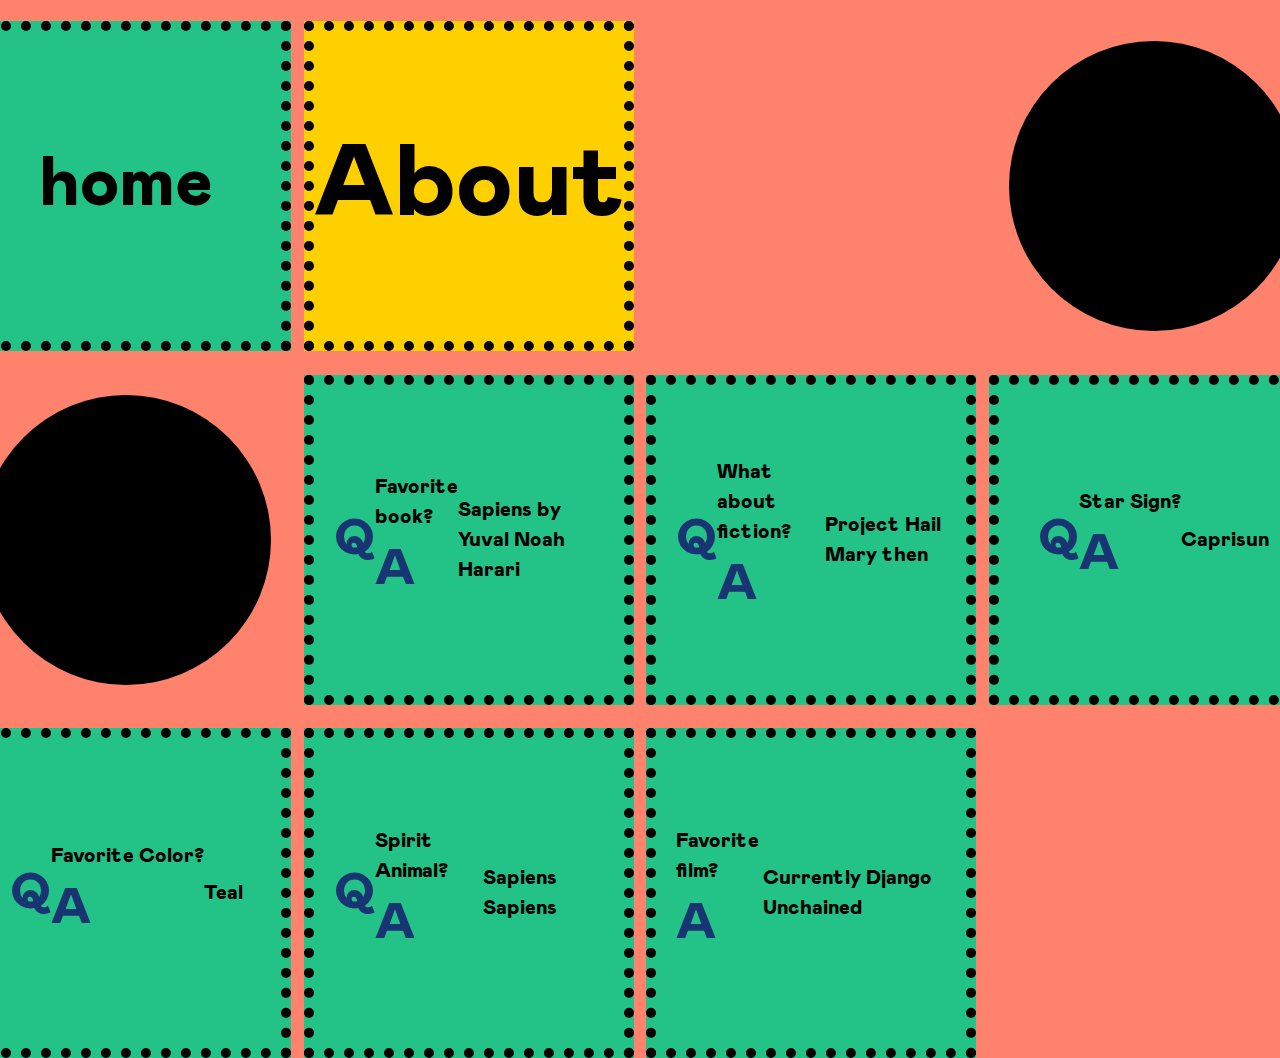
<file: about.html>
<!DOCTYPE html>
<html lang="en">

<head>
    <meta charset="UTF-8">
    <meta http-equiv="X-UA-Compatible" content="IE=edge">
    <meta name="viewport" content="width=device-width, initial-scale=1.0">
    <link rel="stylesheet" type="text/css" href="style.css" media="screen" />
    <link rel="icon" href="http://example.com/favicon.png">
    <title>Document</title>
</head>

<body>
    <div class="blocks">
        <div class="item hyper" onclick="location.href='index.html';">home</div>
        <div class="item header">About</div>
        <div class="item empty"></div>
        <div class="item empty">
            <svg viewBox="0 0 100 100" xmlns="http://www.w3.org/2000/svg">
                <circle cx="50" cy="50" r="50" />
            </svg>
        </div>

        <div class="item empty">
            <svg viewBox="0 0 100 100" xmlns="http://www.w3.org/2000/svg">
                <circle cx="50" cy="50" r="50" />
            </svg>
        </div>

        

        <div class="item hyper" onclick="location.href='eBooks/Sapiens.epub';" style="font-size:20px">
            <span class="bold">Q</span>
            <p>Favorite book?
            <br>
            <span class="bold">A</span>
            <p>Sapiens by Yuval Noah Harari</p>
        </div>
        <div class="item hyper" onclick="location.href='eBooks/Project Hail Mary.epub';" style="font-size:20px">
            <span class="bold">Q</span>
            <p>What about fiction?
            <br>
            <span class="bold">A</span>
            <p>Project Hail Mary then</p>
        </div>
        <div class="item hyper" onclick="location.href='eBooks/Project Hail Mary.epub';" style="font-size:20px">
            <span class="bold">Q</span>
            <p>Star Sign?
            <br>
            <span class="bold">A</span>
            <p>Caprisun</p>
        </div>
        <div class="item hyper" onclick="location.href='eBooks/Project Hail Mary.epub';" style="font-size:20px">
            <span class="bold">Q</span>
            <p>Favorite Color?
            <br>
            <span class="bold">A</span>
            <p>Teal</p>
        </div>

        <div class="item hyper" onclick="location.href='eBooks/Project Hail Mary.epub';" style="font-size:20px">
            <span class="bold">Q</span>
            <p>Spirit Animal?
            <br>
            <span class="bold">A</span>
            <p>Sapiens Sapiens</p>
        </div>

        <div class="item hyper" onclick="location.href='eBooks/Project Hail Mary.epub';" style="font-size:20px">
            <p>Favorite film?
            <br>
            <span class="bold">A</span>
            <p>Currently Django Unchained</p>
        </div>



    </div>
</body>

</html>
</file>
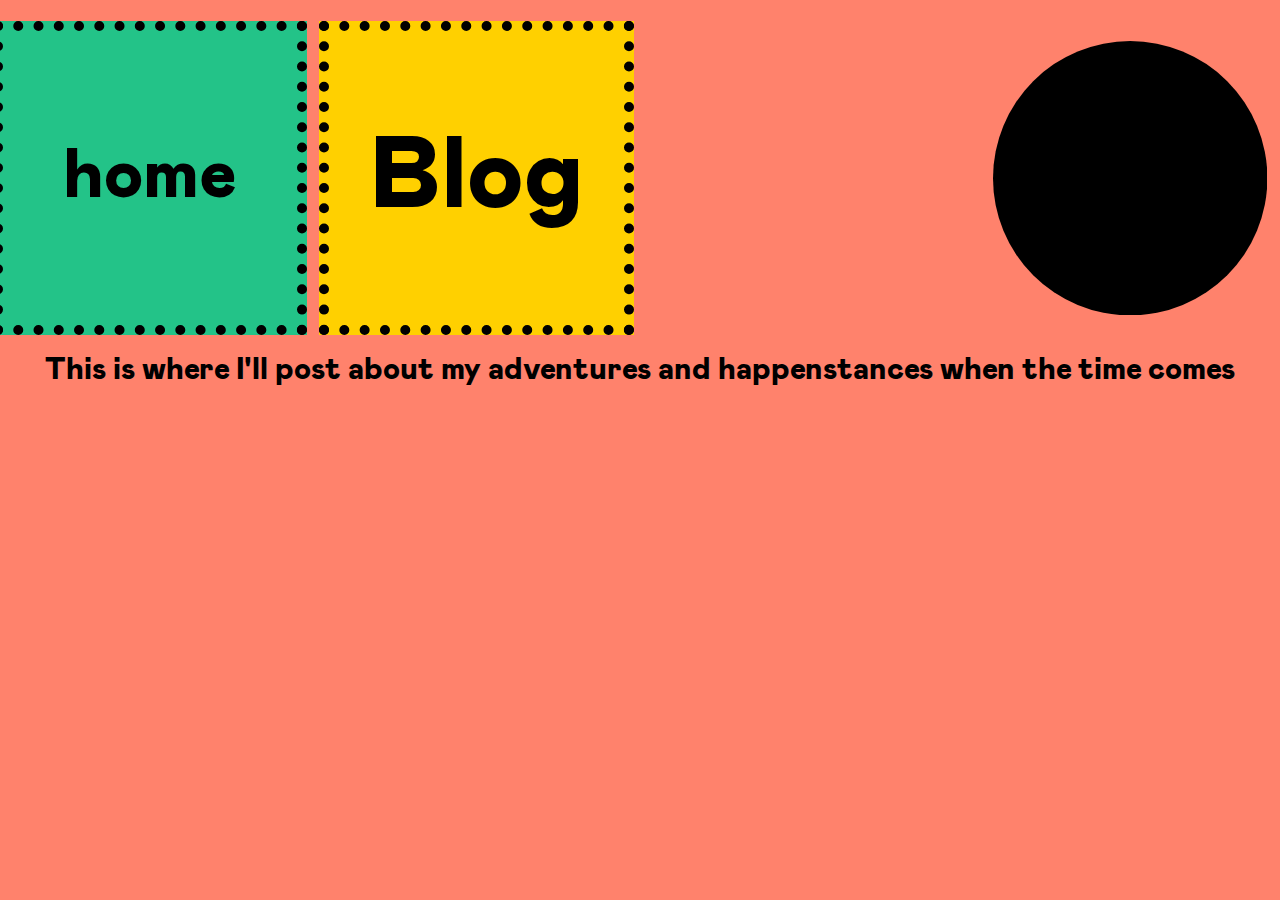
<file: blog.html>
<!DOCTYPE html>
<html lang="en">

<head>
    <meta charset="UTF-8">
    <meta http-equiv="X-UA-Compatible" content="IE=edge">
    <meta name="viewport" content="width=device-width, initial-scale=1.0">
    <link rel="stylesheet" type="text/css" href="style.css" media="screen" />
    <link rel="icon" href="http://example.com/favicon.png">
    <title>Document</title>
</head>

<body>
    <div class="blocks">
        <div class="item hyper" onclick="location.href='index.html';">home</div>
        <div class="item header">Blog</div>
        <div class="item empty"></div>
        <div class="item empty">
            <svg viewBox="0 0 100 100" xmlns="http://www.w3.org/2000/svg">
                <circle cx="50" cy="50" r="50" />
            </svg>
        </div>
        
        
        


    </div>
    <div style="text-align:center;">This is where I'll post about my adventures and happenstances when the time comes</div>
</body>

</html>
</file>
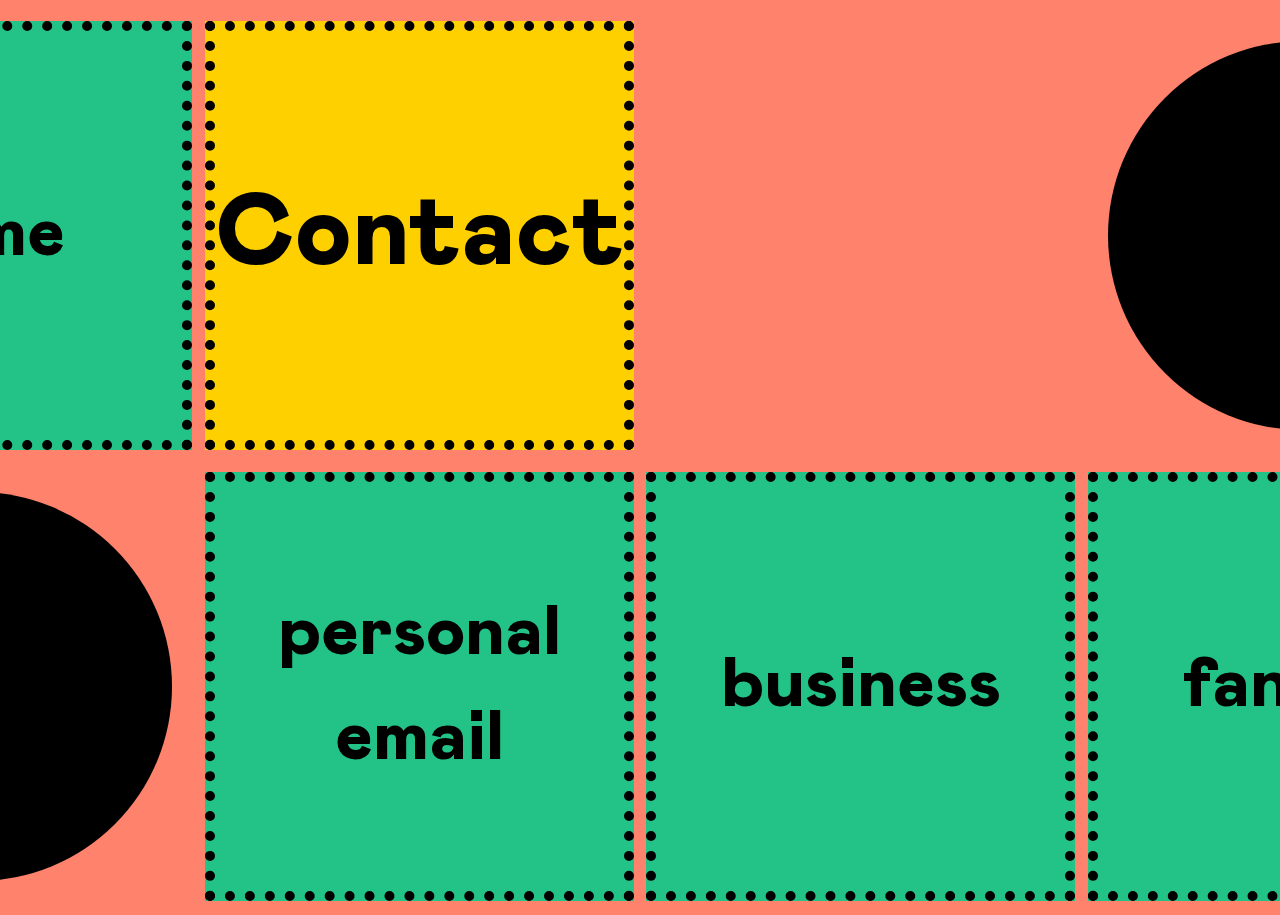
<file: contact.html>
<!DOCTYPE html>
<html lang="en">

<head>
    <meta charset="UTF-8">
    <meta http-equiv="X-UA-Compatible" content="IE=edge">
    <meta name="viewport" content="width=device-width, initial-scale=1.0">
    <link rel="stylesheet" type="text/css" href="style.css" media="screen" />
    <link rel="icon" href="http://example.com/favicon.png">
    <title>Document</title>
</head>

<body>
    <div class="blocks">
        <div class="item hyper" onclick="location.href='index.html';">home</div>
        <div class="item header">Contact</div>
        <div class="item empty"></div>
        <div class="item empty">
            <svg viewBox="0 0 100 100" xmlns="http://www.w3.org/2000/svg">
                <circle cx="50" cy="50" r="50" />
            </svg>
        </div>
        
        <div class="item empty">
            <svg viewBox="0 0 100 100" xmlns="http://www.w3.org/2000/svg">
                <circle cx="50" cy="50" r="50" />
            </svg>
        </div>
        
        
        <div class="item hyper" onclick="location.href='mailto:fwgx8i488@mozmail.com';" style="text-align:center">personal<br>email</div>
        <div class="item hyper" onclick="location.href='mailto:fwgx8i488@mozmail.com';" style="text-align:center">business</div>
        <div class="item hyper" onclick="location.href='mailto:fwgx8i488@mozmail.com';" style="text-align:center">fanmail</div>
        
        


    </div>
</body>

</html>
</file>
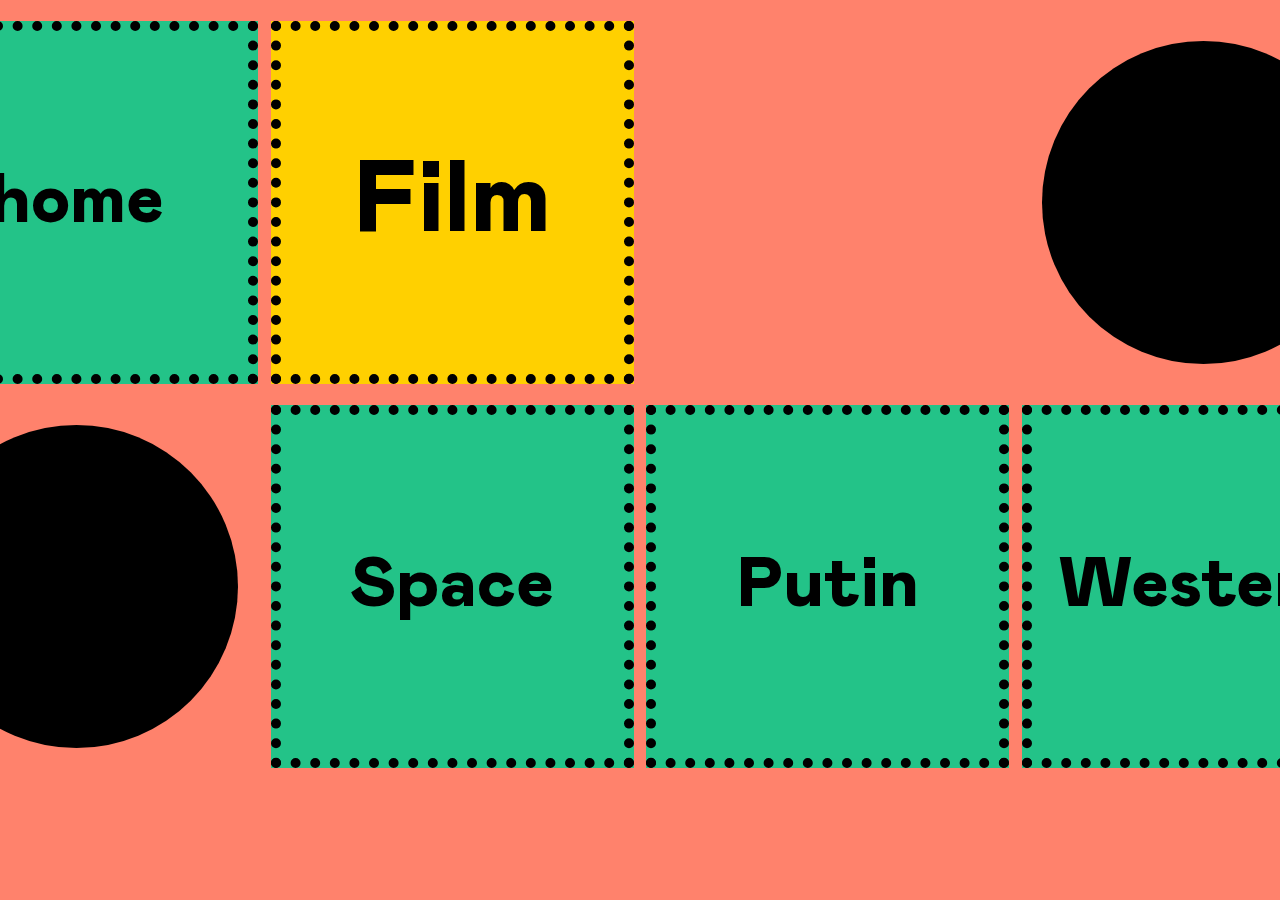
<file: film.html>
<!DOCTYPE html>
<html lang="en">

<head>
    <meta charset="UTF-8">
    <meta http-equiv="X-UA-Compatible" content="IE=edge">
    <meta name="viewport" content="width=device-width, initial-scale=1.0">
    <link rel="stylesheet" type="text/css" href="style.css" media="screen" />
    <link rel="icon" href="http://example.com/favicon.png">
    <title>Document</title>
</head>

<body>
    <div class="blocks">
        <div class="item hyper" onclick="location.href='index.html';">home</div>
        <div class="item header">Film</div>
        <div class="item empty"></div>
        <div class="item empty">
            <svg viewBox="0 0 100 100" xmlns="http://www.w3.org/2000/svg">
                <circle cx="50" cy="50" r="50" />
            </svg>
        </div>

        <div class="item empty">
            <svg viewBox="0 0 100 100" xmlns="http://www.w3.org/2000/svg">
                <circle cx="50" cy="50" r="50" />
            </svg>
        </div>


        <div class="item hyper" onclick="location.href='videos/space.html';" style="text-align:center">Space</div>
        <div class="item hyper" onclick="location.href='videos/putin.html';" style="text-align:center">Putin</div>
        <div class="item hyper" onclick="location.href='videos/western.html';" style="text-align:center">Western</div>



    </div>
</body>

</html>
</file>
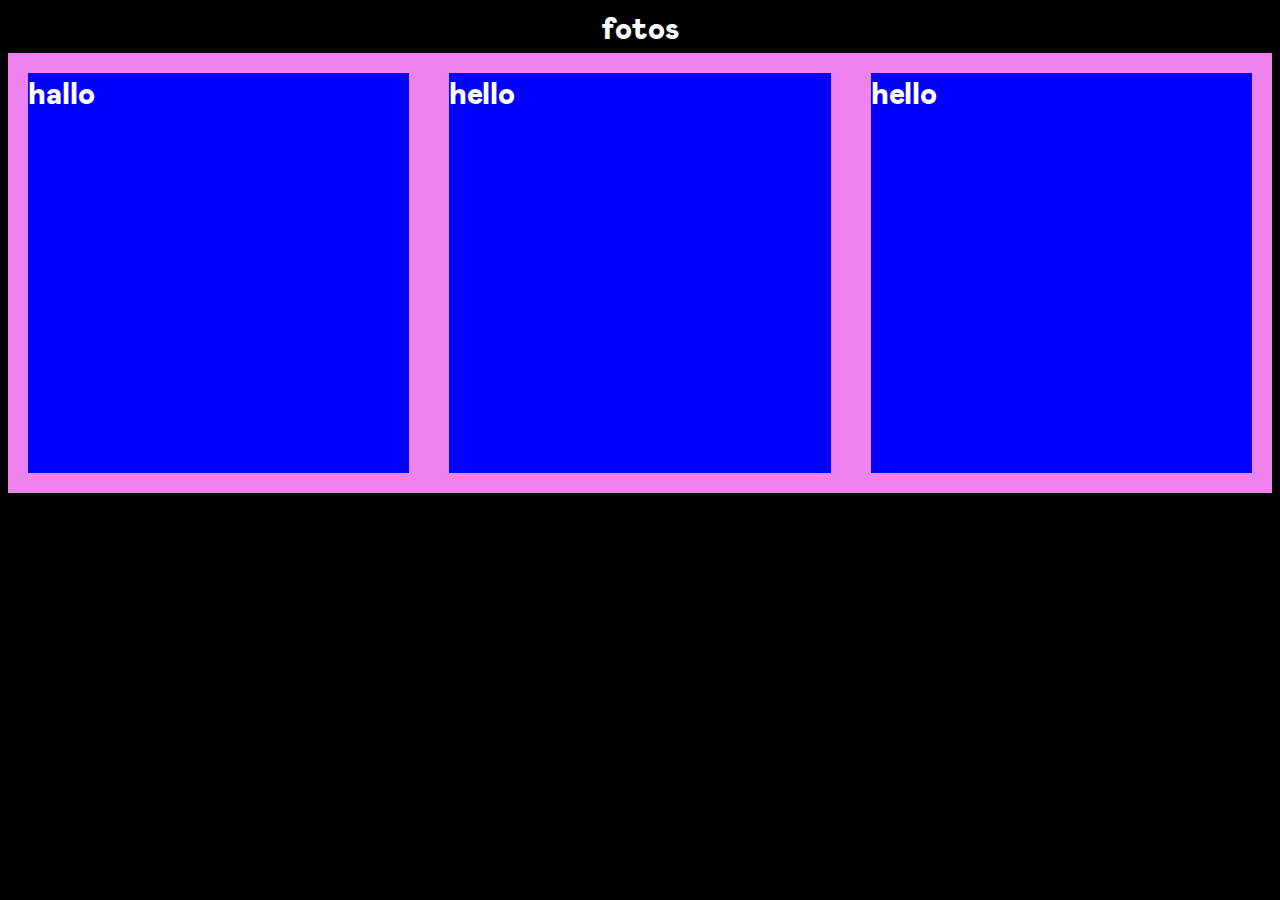
<file: photo.html>
<!DOCTYPE html>
<html lang="en">

<head>
    <meta charset="UTF-8">
    <meta http-equiv="X-UA-Compatible" content="IE=edge">
    <meta name="viewport" content="width=device-width, initial-scale=1.0">
    <link rel="stylesheet" type="text/css" href="photo.css" media="screen" />
    <link rel="icon" href="http://example.com/favicon.png">
    <title>Document</title>
</head>

<body style="background:black">
    <div style="text-align:center;color:white">fotos</div>
    <div class="flex-container" style="background:red">
        
        <div class="portfolio">hallo</div>
        <div class="portfolio":blue">hello</div>
        <div class="portfolio":violet">hello</div>
        </div>
</body>

</html>
</file>
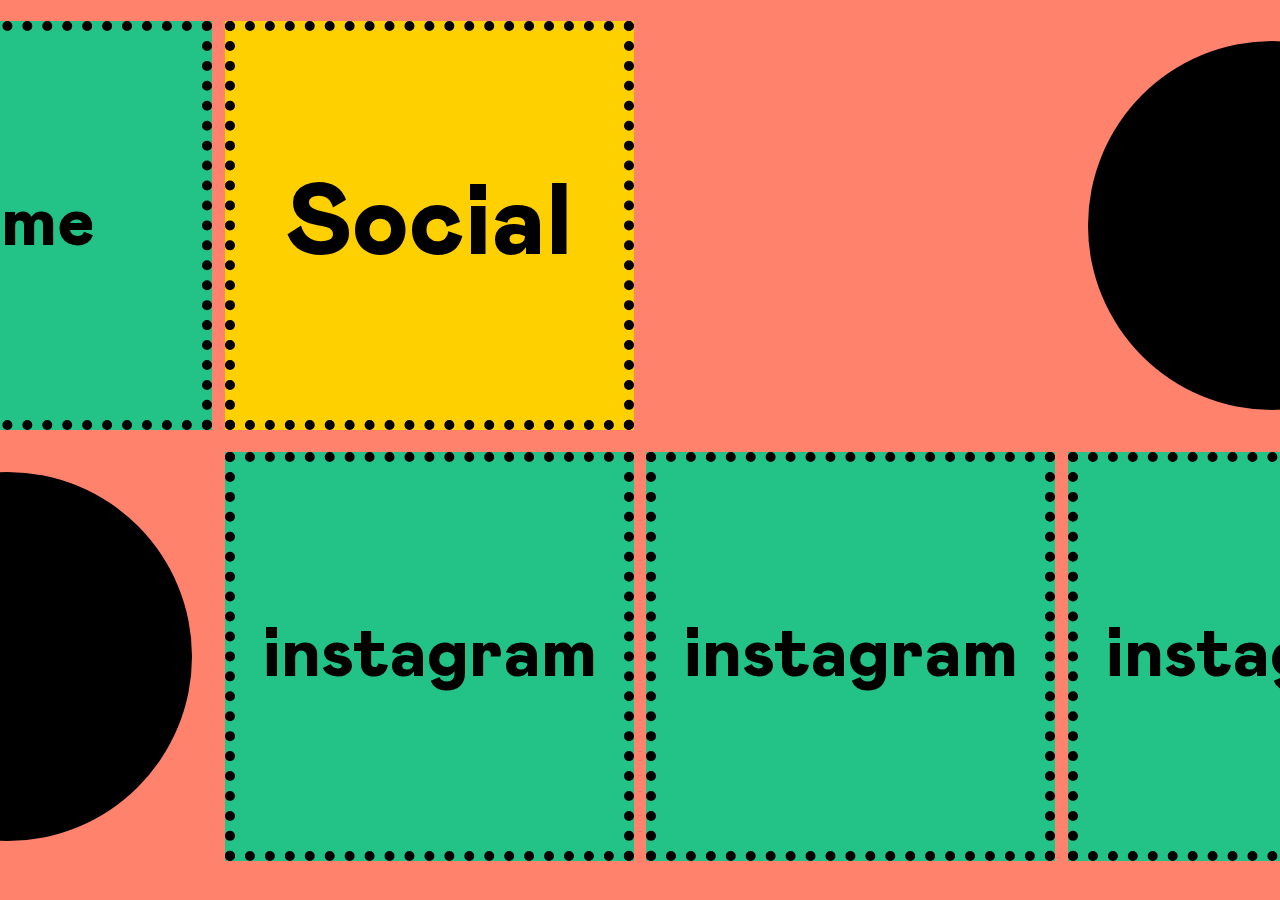
<file: social.html>
<!DOCTYPE html>
<html lang="en">

<head>
    <meta charset="UTF-8">
    <meta http-equiv="X-UA-Compatible" content="IE=edge">
    <meta name="viewport" content="width=device-width, initial-scale=1.0">
    <link rel="stylesheet" type="text/css" href="style.css" media="screen" />
    <link rel="icon" href="http://example.com/favicon.png">
    <title>Document</title>
</head>

<body>
    <div class="blocks">
        <div class="item hyper" onclick="location.href='index.html';">home</div>
        <div class="item header">Social</div>
        <div class="item empty"></div>
        <div class="item empty">
            <svg viewBox="0 0 100 100" xmlns="http://www.w3.org/2000/svg">
                <circle cx="50" cy="50" r="50" />
            </svg>
        </div>
        
        <div class="item empty">
            <svg viewBox="0 0 100 100" xmlns="http://www.w3.org/2000/svg">
                <circle cx="50" cy="50" r="50" />
            </svg>
        </div>
        
        
        <div class="item hyper" onclick="location.href='https://www.instagram.com/no_big_deal_photography/';" style="text-align:center">instagram</div>
        <div class="item hyper" onclick="location.href='https://www.instagram.com/no_big_deal_photography/';" style="text-align:center">instagram</div>
        <div class="item hyper" onclick="location.href='https://www.instagram.com/no_big_deal_photography/';" style="text-align:center">instagram</div>
        
        


    </div>
</body>

</html>
</file>
<file: style.css>
body {
    background-color: rgb(255, 130, 108);
    color: black;
    font-family: MabryPro;
    font-size: 30px;
    font-weight: 500;
    line-height: 1.5;
}

@font-face {
    font-family: MabryPro;
    src: url(fonts/Mabry-Pro-Black.ttf);
}

/* mobile */

@media screen and (max-width: 900px) {
    .blocks {
        /* the wrapper for all the squared elements*/
        justify-content: center;
        padding: 1%;
        display: grid;
        height: 110%;
        column-gap: 1%;
        row-gap: 1%;
        grid-template-columns: 1fr;
    }
}

/* desktop */
@media screen and (min-width: 900px) {
    .blocks {
        /* the wrapper for all the squared elements*/
        justify-content: center;
        padding: 1%;
        display: grid;
        height: 110%;
        column-gap: 1%;
        row-gap: 1%;


        grid-template-columns: 1fr 1fr 1fr 1fr;
    }

}

.item {
    aspect-ratio: 1;
    border: 10px solid black;
    border-style: dotted;
    padding: 20px;
    background-color: rgb(35, 195, 136);

}

.name {
    font-family: MabryPro;
    font-size: 70px;
    background-color: #ffd000;
    padding: 50px;
    /*background-clip: content-box;*/

}

.pane {
    padding: 20px;
    font-size: 30px;
    background-color: rgb(106, 178, 250);
}

.empty {
    border: none;
    background-color: rgb(255, 130, 108);

}


.hyper {
    font-size: 70px;
    display: flex;
    justify-content: center;
    /* align horizontal */
    align-items: center;
    /* align vertical */

}

.hyper:hover {
    background-color: rgb(253, 111, 151);
    color: black;
    border: 20px solid black;
    border-style: dotted;
}

#response {
    position: absolute;
    bottom: 0;
    left: 0;
}

.blog {
    outline: 20px solid black;
    outline-style: dotted;
    border-style:none;
}

.header {
    padding: 0px;
    font-size: 100px;
    background-color: #ffd000;
    display: flex;
    align-items: center;
    justify-content: center;
}

.bold {
    color:rgb(24, 52, 114);
    font-size: 50px;
}

.portfolio {
    color: white;
}

.thumbnail {
    height:200px;   
}
</file>
<file: photo.css>
body {
    background-color: rgb(255, 130, 108);
    color: black;
    font-family: MabryPro;
    font-size: 30px;
    font-weight: 500;
    line-height: 1.5;
}

@font-face {
    font-family: MabryPro;
    src: url(fonts/Mabry-Pro-Black.ttf);
}

/* mobile */

@media screen and (max-width: 900px) {
    .blocks {
        /* the wrapper for all the squared elements*/
        justify-content: center;
        padding: 1%;
        display: grid;
        height: 110%;
        column-gap: 1%;
        row-gap: 1%;
        grid-template-columns: 1fr;
    }
}

/* desktop */
@media screen and (min-width: 900px) {
    .blocks {
        /* the wrapper for all the squared elements*/
        justify-content: center;
        padding: 1%;
        display: grid;
        height: 110%;
        column-gap: 1%;
        row-gap: 1%;


        grid-template-columns: 1fr 1fr 1fr 1fr;
    }

}


.flex-container {
    display: flex;
    justify-content: center;
  }


.portfolio {
    background: blue;
    color :white;
    width: 100px;
    height: 400px;
    border: 20px solid violet;
    flex-grow:1;
}
</file>
